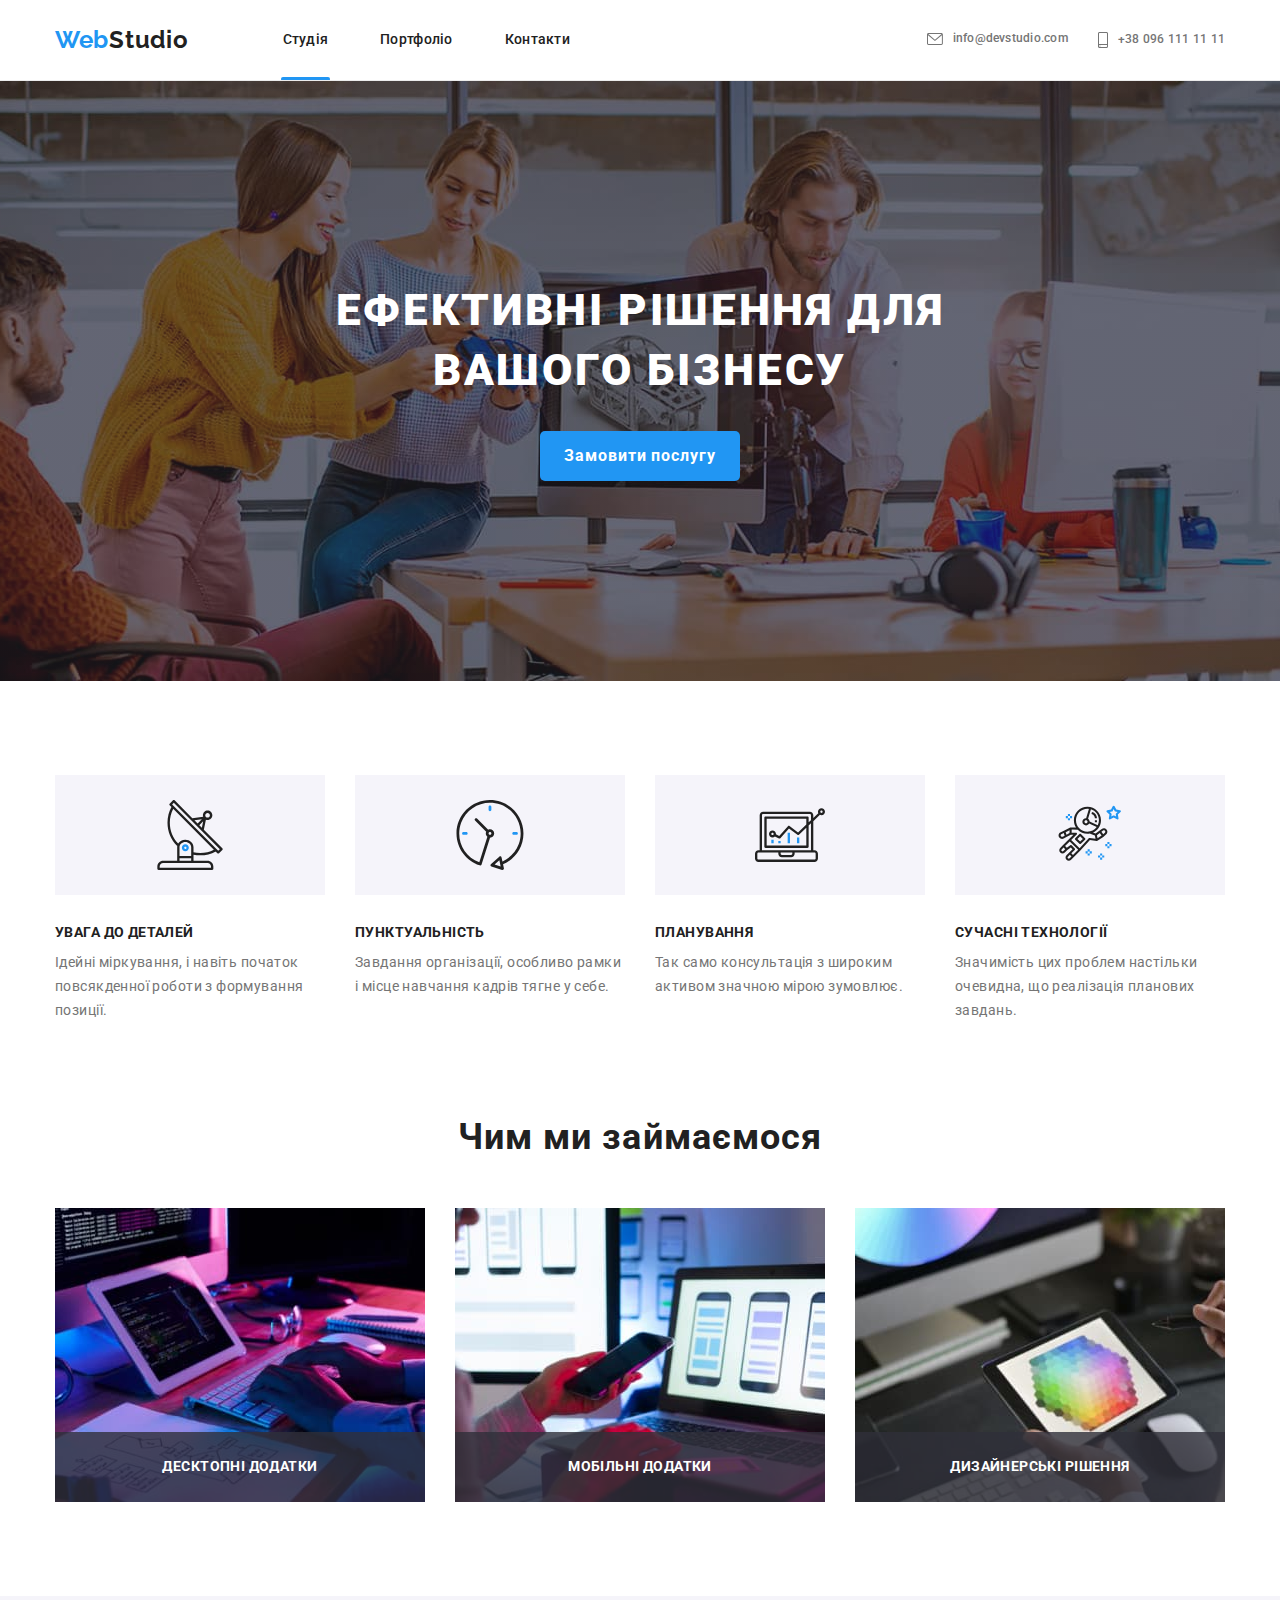
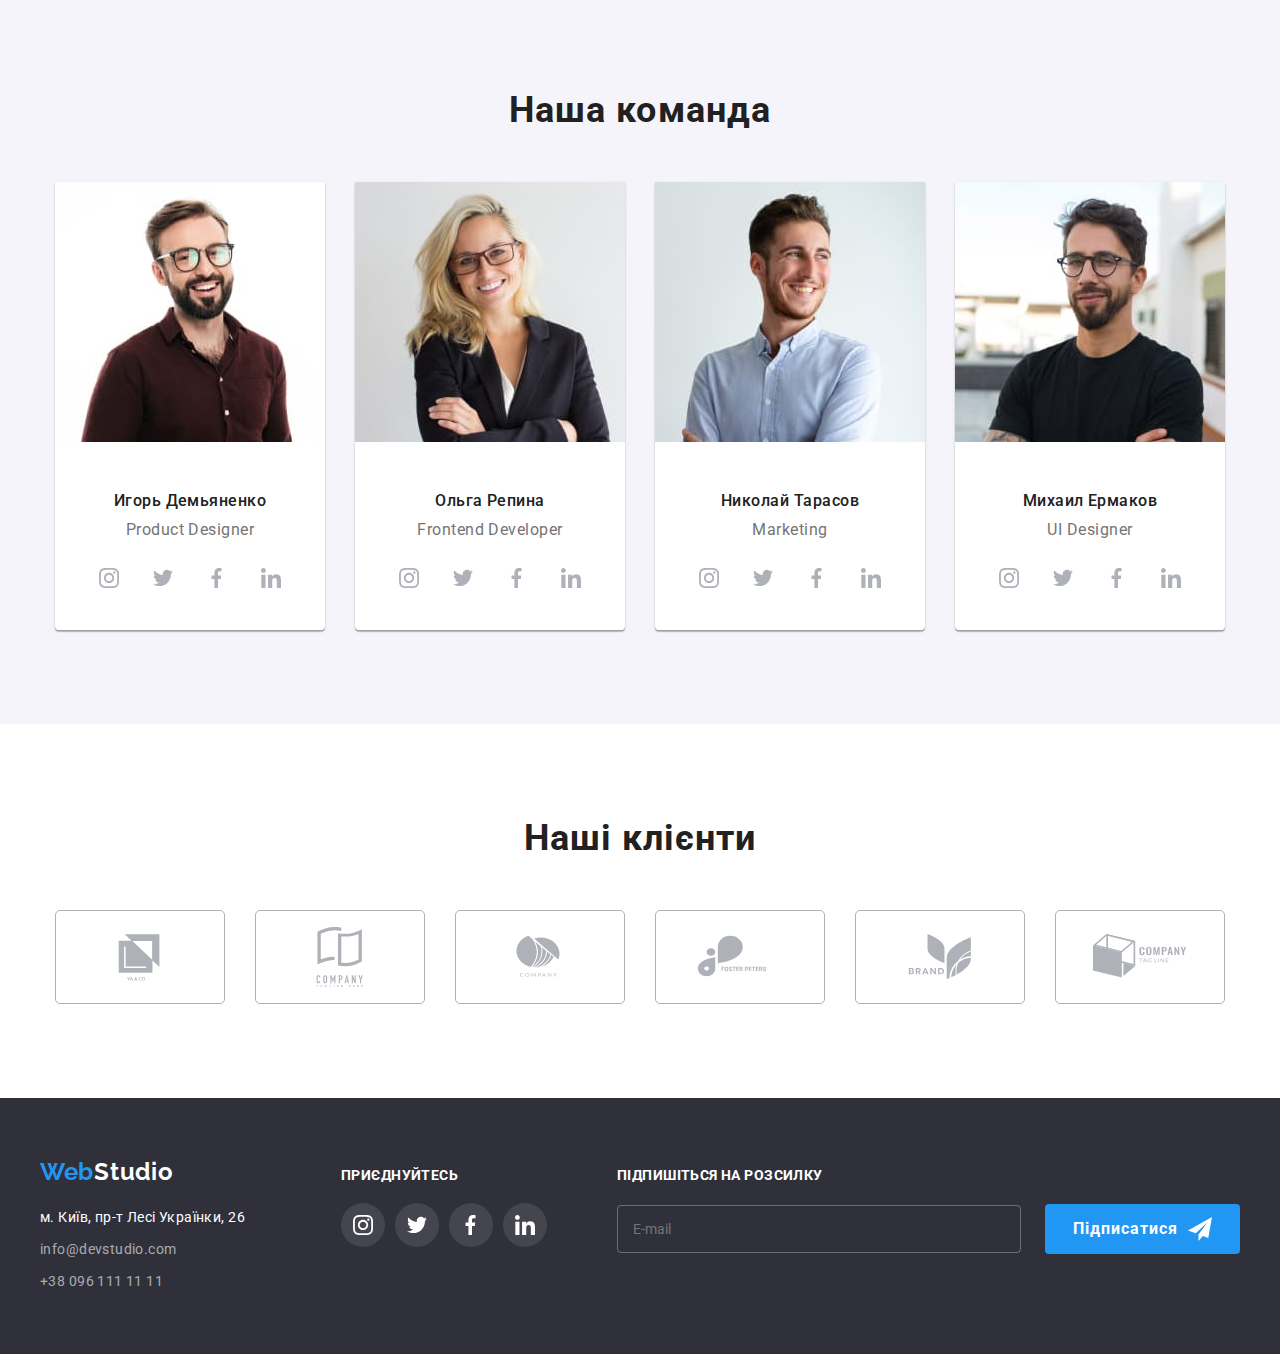
<file: index.html>
<!DOCTYPE html>
<html lang="uk">
<head>
    <meta charset="UTF-8">
    <meta http-equiv="X-UA-Compatible" content="IE=edge">
    <meta name="viewport" content="width=device-width, initial-scale=1.0">
    <title>Web studio</title>
    <link href="https://fonts.googleapis.com/css2?family=Raleway:wght@700&family=Roboto:wght@400;500;700;900&display=swap" rel="stylesheet">
    <link rel="stylesheet" href="https://cdnjs.cloudflare.com/ajax/libs/modern-normalize/1.1.0/modern-normalize.min.css">
    <link rel="stylesheet" href="./css/main.min.css">
</head>
<body>
    <header class="header">
        <div class="container header__container">
            <a href="index.html" class="logo link">Web<span>Studio</span></a>
            <nav class="navigation">
                <ul class="navigation__list">
                    <li class="navigation__item list">
                        <a href="index.html" class="navigation__link current link">Студія</a>
                    </li>
                    <li class="navigation__item list">
                        <a href="portfolio.html" class="navigation__link link">Портфоліо</a>
                    </li>
                    <li class="navigation__item list">
                        <a href="" class="navigation__link link">Контакти</a>
                    </li>
                </ul>
            </nav>
            <div class="connect">
                <ul class="connect__list list">
                    <li class="connect__item">
                        <a class="connect__mail link"  href="mailto:info@devstudio.com">
                        <svg class="connect__icon" width="16" height="12">
                        <use href="./images/symbol-defs.svg#envelope-hover"></use>
                    </svg>info@devstudio.com</a>
                    </li>
                    <li class="connect__item"><a class="connect__phone link"  href="tel:+380961111111">
                        <svg class="connect__icon" width="10" height="16">
                        <use href="./images/symbol-defs.svg#smartphone"></use>
                    </svg>+38 096 111 11 11</a></li>
                </ul>
            </div>
            <button type="button" class="mobile__button"> <svg class="mobile__icon" width="40" height="40">
                <use href="./images/symbol-defs.svg#icon-burger" ></use> </svg> </button>
        </div>
    </header>
    <div class="mobile is-hiddenn ">
        <button class="mobile__button-close" type="button"> <svg class="mobile__icon-close" width="19" height="19">
            <use href="./images/symbol-defs.svg#icon-cancel"></use></svg> </button>
        <nav class="mobile__nav">
            <ul class="mobile__nav-list">
                <li class="mobile__nav-item list">
                    <a href="index.html" class="mobile__nav-link link">Студія</a>
                </li>
                <li class="mobile__nav-item list">
                    <a href="portfolio.html" class="mobile__nav-link link">Портфоліо</a>
                </li>
                <li class="mobile__nav-item list">
                    <a href="" class="mobile__nav-link link">Контакти</a>
                </li>
            </ul>
        </nav>
        <div>
            <div class="mobile__connect">
                <ul class="mobile__connect-list list">
                    <li class="mobile__connect-item">
                        <a class="mobile__connect-mail link"  href="mailto:info@devstudio.com">info@devstudio.com</a>
                    </li>
                    <li class="mobile__connect-item">
                        <a class="mobile__connect-phone link"  href="tel:+380961111111">+38 096 111 11 11</a></li>
                </ul>
            </div>
            <div class="mobile__social">
                <ul class="mobile__social-list list">
                    <li class="mobile__social-item" ><a class="mobile__social-link link" target="_blank" rel="noopener noreferrer nofollow" href="https://www.instagram.com">instagram</a></li>
                    <li class="mobile__social-item" ><a class="mobile__social-link link" target="_blank" rel="noopener noreferrer nofollow" href="https://www.twitter.com">Twitter</a></li>
                    <li class="mobile__social-item" ><a class="mobile__social-link link" target="_blank" rel="noopener noreferrer nofollow" href="https://www.facebook.com">Facebook</a></li>
                    <li class="mobile__social-item" ><a class="mobile__social-link link" target="_blank" rel="noopener noreferrer nofollow" href="https://www.linkedin.com">LinkedIn</a></li>
                </ul>
            </div>
        </div>
        
</div>
    <main>
        <section class="section hero">
            <div class="container">
                <h1 class="hero__title">Ефективні рішення для вашого бізнесу</h1>
                <button class="button button__hero" type="button" data-modal-open>Замовити послугу</button>
            </div>
        </section>
        <section class="section about">
           <div class="container">
            <h2 class="visually-hidden">Про нас</h2>
            <ul class="about__list">
                <li class="about__item list">
                    <div class="about__background">
                        <svg class="about__icon"> <use href="./images/symbol-defs.svg#antenna"></use></svg>
                    </div>
                    <h3 class="about__title">УВАГА ДО ДЕТАЛЕЙ</h3>
                    <p>Ідейні міркування, і навіть початок повсякденної роботи з формування позиції.</p>
                </li>
                <li class="about__item list">
                    <div class="about__background">
                        <svg class="about__icon"> <use href="./images/symbol-defs.svg#clock"></use></svg>
                    </div>
                    <h3 class="about__title">ПУНКТУАЛЬНІСТЬ</h3>
                    <p>Завдання організації, особливо рамки і місце навчання кадрів тягне у себе.</p>
                </li>
                <li class="about__item list">
                    <div class="about__background">
                        <svg class="about__icon"> <use href="./images/symbol-defs.svg#diagram"></use></svg>
                    </div>
                    <h3 class="about__title">ПЛАНУВАННЯ</h3>
                    <p>Так само консультація з широким активом значною мірою зумовлює.</p>
                </li>
                <li class="about__item list">
                    <div class="about__background">
                        <svg class="about__icon"> <use href="./images/symbol-defs.svg#astronaut"></use></svg>
                    </div>
                    <h3 class="about__title">СУЧАСНІ ТЕХНОЛОГІЇ</h3>
                    <p>Значимість цих проблем настільки очевидна, що реалізація планових завдань.</p>
                </li>
            </ul>
           </div>
        </section>
        <section class="section work">
            <div class="container">
                <h2 class="work__title section__title">Чим ми займаємося</h2>
            <ul class="work__list">
                <li class="work__item list">
                    <picture>
                        <source
                        srcset="
                        ./images/img1-desktop.jpg 1x,
                        ./images/img1-desktop@2x.jpg 2x
                        "
                        media="(min-width:1200px)"
                        />
                        <img src="./images/box1.jpg" alt="Десктопні додатки" width="370" height="294"> 
                    </picture>
                    <div class="work__subscription">Десктопні додатки</div> 
                </li>
                <li class="work__item list">
                   <picture>
                    <source
                    srcset="
                    ./images/img2-desktop.jpg 1x,
                    ./images/img2-desktop@2x.jpg 2x
                    "
                    media="(min-width:1200px)"
                    />
                    <img src="./images/box2.jpg" alt="Мобільні додатки" width="370" height="294"> 
                   </picture>
                    <div class="work__subscription">Мобільні додатки</div> 
                </li>
                <li class="work__item list">
                    <picture>
                        <source
                            srcset="
                            ./images/img3-desktop.jpg 1x,
                            ./images/img3-desktop@2x.jpg 2x
                            "
                            media="(min-width:1200px)"
                            />
                        <img src="./images/box3.jpg" alt="Дизайнерські рішення" width="370" height="294"> 
                    </picture>
                    <div class="work__subscription">Дизайнерські рішення</div> 
                </li>
            </ul>
            </div>
        </section>
        <section class="section team">
            <div class="container">
            <h2 class="team__title section__title">Наша команда</h2>
            <ul class="team__list">
                <li class="team__item list">

                   <picture>
                    <source
                    srcset="
                    ./images/ihordemianenko-desktop.jpg 1x,
                    ./images/ihordemianenko-desktop@2x.jpg 2x
                    "
                    media="(min-width:1200px)"
                    />
                    <source
                    srcset="
                    ./images/ihordemianenko-tablet.jpg 1x,
                    ./images/ihordemianenko-tablet@2x.jpg 2x
                    "
                    media="(min-width:768px)"
                    />
                    <source
                    srcset="
                    ./images/ihordemianenko-mob.jpg 1x,
                    ./images/ihordemianenko-mob@2x.jpg 2x
                    "
                    media="(max-width:767px)"
                    />
                    <img src="./images/img-1.jpg" alt="Игорь Демьяненко" width="270">
                   </picture>
                    <h3 class="team__user">Игорь Демьяненко</h3>
                    <p class="team__text">Product Designer</p>
                    <div class="social">
                        <ul class="social__list list">
                            <li class="social__item">
                                <a class="social__link link" href="">
                                        <svg class="social__icon" width="20" height="20">
                                            <use href="./images/symbol-defs.svg#instagram"></use>
                                    </svg>
                                </a>
                            </li>
                            <li class="social__item">
                                <a class="social__link link" href="">
                                        <svg class="social__icon" width="20" height="20">
                                            <use href="./images/symbol-defs.svg#twitter"></use>
                                    </svg>
                                </a>
                            </li>
                            <li class="social__item">
                                <a class="social__link link" href="">
                                        <svg class="social__icon" width="20" height="20">
                                            <use href="./images/symbol-defs.svg#facebook"></use>
                                    </svg>
                                </a>
                            </li>
                            <li class="social__item">
                                <a class="social__link link" href="">
                                        <svg class="social__icon" width="20" height="20">
                                            <use href="./images/symbol-defs.svg#linkedin"></use>
                                    </svg>
                                </a>
                            </li>
                        </ul>
                    </div>
                </li>
                <li class="team__item list">
                    <picture>
                        <source
                    srcset="
                    ./images/olhariepina-desktop.jpg 1x,
                    ./images/olhariepina-desktop@2x.jpg 2x
                    "
                    media="(min-width:1200px)"
                    />
                    <source
                    srcset="
                    ./images/olhariepina-tablet.jpg 1x,
                    ./images/olhariepina-tablet@2x.jpg 2x
                    "
                    media="(min-width:768px)"
                    />
                    <source
                    srcset="
                    ./images/olhariepina-mob.jpg 1x,
                    ./images/olhariepina-mob@2x.jpg 2x
                    "
                    media="(max-width:767px)"
                    />
                        <img src="./images/img-2.jpg" alt="Ольга Репина" width="270">
                    </picture>
                    <h3 class="team__user">Ольга Репина</h3>
                    <p class="team__text">Frontend Developer</p>
                    <div class="social">
                        <ul class="social__list list">
                            <li class="social__item">
                                <a class="social__link link" href="">
                                        <svg class="social__icon" width="20" height="20">
                                            <use href="./images/symbol-defs.svg#instagram"></use>
                                    </svg>
                                </a>
                            </li>
                            <li class="social__item">
                                <a class="social__link link" href="">
                                        <svg class="social__icon" width="20" height="20">
                                            <use href="./images/symbol-defs.svg#twitter"></use>
                                    </svg>
                                </a>
                            </li>
                            <li class="social__item">
                                <a class="social__link link" href="">
                                        <svg class="social__icon" width="20" height="20">
                                            <use href="./images/symbol-defs.svg#facebook"></use>
                                    </svg>
                                </a>
                            </li>
                            <li class="social__item">
                                <a class="social__link link" href="">
                                        <svg class="social__icon" width="20" height="20">
                                            <use href="./images/symbol-defs.svg#linkedin"></use>
                                    </svg>
                                </a>
                            </li>
                        </ul>
                    </div>
                </li>
                <li class="team__item list">
                    <picture>
                        <source
                    srcset="
                    ./images/mykolatarasov-desktop.jpg 1x,
                    ./images/mykolatarasov-desktop@2x.jpg 2x
                    "
                    media="(min-width:1200px)"
                    />
                    <source
                    srcset="
                    ./images/mykolatarasov-tablet.jpg 1x,
                    ./images/mykolatarasov-tablet@2x.jpg 2x
                    "
                    media="(min-width:768px)"
                    />
                    <source
                    srcset="
                    ./images/mykolatarasov-mob.jpg 1x,
                    ./images/mykolatarasov-mob@2x.jpg 2x
                    "
                    media="(max-width:767px)"
                    />
                        <img src="./images/img-3.jpg" alt="Николай Тарасов" width="270">
                    </picture>
                    <h3 class="team__user">Николай Тарасов</h3>
                    <p class="team__text">Marketing</p>
                    <div class="social">
                        <ul class="social__list list">
                            <li class="social__item">
                                <a class="social__link link" href="">
                                        <svg class="social__icon" width="20" height="20">
                                            <use href="./images/symbol-defs.svg#instagram"></use>
                                    </svg>
                                </a>
                            </li>
                            <li class="social__item">
                                <a class="social__link link" href="">
                                        <svg class="social__icon" width="20" height="20">
                                            <use href="./images/symbol-defs.svg#twitter"></use>
                                    </svg>
                                </a>
                            </li>
                            <li class="social__item">
                                <a class="social__link link" href="">
                                        <svg class="social__icon" width="20" height="20">
                                            <use href="./images/symbol-defs.svg#facebook"></use>
                                    </svg>
                                </a>
                            </li>
                            <li class="social__item">
                                <a class="social__link link" href="">
                                        <svg class="social__icon" width="20" height="20">
                                            <use href="./images/symbol-defs.svg#linkedin"></use>
                                    </svg>
                                </a>
                            </li>
                        </ul>
                    </div>
                </li>
                <li class="team__item list">
                    <picture>
                        <source
                        srcset="
                        ./images/mykhailoyermakov-desktop.jpg 1x,
                        ./images/mykhailoyermakov-desktop@2x.jpg 2x
                        "
                        media="(min-width:1200px)"
                        />
                        <source
                        srcset="
                        ./images/mykhailoyermakov-tablet.jpg 1x,
                        ./images/mykhailoyermakov-tablet@2x.jpg 2x
                        "
                        media="(min-width:768px)"
                        />
                        <source
                        srcset="
                        ./images/mykhailoyermakov-mob.jpg 1x,
                        ./images/mykhailoyermakov-mob@2x.jpg 2x
                        "
                        media="(max-width:767px)"
                        />
                        <img src="./images/img-4.jpg" alt="Михаил Ермаков" width="270" >
                    </picture>
                    <h3 class="team__user">Михаил Ермаков</h3>
                    <p class="team__text">UI Designer</p>
                    <div class="social">
                        <ul class="social__list list">
                            <li class="social__item">
                                <a class="social__link link" href="">
                                        <svg class="social__icon" width="20" height="20">
                                            <use href="./images/symbol-defs.svg#instagram"></use>
                                    </svg>
                                </a>
                            </li>
                            <li class="social__item">
                                <a class="social__link link" href="">
                                        <svg class="social__icon" width="20" height="20">
                                            <use href="./images/symbol-defs.svg#twitter"></use>
                                    </svg>
                                </a>
                            </li>
                            <li class="social__item">
                                <a class="social__link link" href="">
                                        <svg class="social__icon" width="20" height="20">
                                            <use href="./images/symbol-defs.svg#facebook"></use>
                                    </svg>
                                </a>
                            </li>
                            <li class="social__item">
                                <a class="social__link link" href="">
                                        <svg class="social__icon" width="20" height="20">
                                            <use href="./images/symbol-defs.svg#linkedin"></use>
                                    </svg>
                                </a>
                            </li>
                        </ul>
                    </div>
                </li>
                </ul>
            </div>
            </section>
           
    <section class="section client">
           <div class="container">
            <h2 class="section__title client__title">Наші клієнти</h2>
            <ul class="client__list">
                <li class="client__item list">
                    <a href="" class="client__link link">
                        <svg class="client__icon" width="106" height="60">
                            <use href="./images/symbol-defs.svg#logo"></use>
                        </svg>
                    </a>
                </li>
                <li class="client__item list">
                    <a href="" class="client__link link">
                        <svg class="client__icon" width="106" height="60">
                            <use href="./images/symbol-defs.svg#group"></use>
                        </svg>
                    </a>
                </li>
                <li class="client__item list">
                    <a href="" class="client__link link">
                        <svg class="client__icon" width="106" height="60">
                            <use href="./images/symbol-defs.svg#logo-2"></use>
                        </svg>
                    </a>
                </li>
                <li class="client__item list">
                    <a href="" class="client__link link">
                        <svg class="client__icon" width="106" height="60">
                            <use href="./images/symbol-defs.svg#logo-3"></use>
                        </svg>
                    </a>
                </li>
                <li class="client__item list">
                    <a href="" class="client__link link">
                        <svg class="client__icon" width="106" height="60">
                            <use href="./images/symbol-defs.svg#logo-4"></use>
                        </svg>
                    </a>
                </li>
                <li class="client__item list">
                    <a href="" class="client__link link">
                        <svg class="client__icon" width="106" height="60">
                            <use href="./images/symbol-defs.svg#logo-5"></use>
                        </svg>
                    </a>
                </li>
            </ul>
           </div>
        </section>
    </main>
    <footer class="footer">
        <div class="container footer__container">
            <div class="footer__connect-item">
                    <a href="index.html" class="logo logo--light link">Web<span >Studio</span></a>
                <address>
                   <ul class="footer__addres">
                    <li class="footer__addres-item list"><a class="footer__addres-link link" href="https://www.google.com/maps/place/Lesi+Ukrainky+Blvd,+26,+Kyiv,+02000/data=!4m2!3m1!1s0x40d4cf0e033ecbe9:0x57a4dffefec77da0?sa=X&ved=2ahUKEwj9iJGHlsv5AhVJgosKHXYeBLoQ8gF6BAgTEAE">м. Київ, пр-т Лесі Українки, 26</a></li>
                    <li class="footer__addres-item list"><a class="footer__addres-mail link" href="mailto:info@devstudio.com">info@devstudio.com</a></li>
                    <li class="footer__addres-item list"><a class="footer__addres-phone link" href="tel:+380961111111">+38 096 111 11 11</a></li>
                   </ul>
                </address>
            </div>
           <div >
            <h2 class="footer__title">приєднуйтесь</h2>
            <div class="social">
                <ul class=" social__list list">
                    <li class="social__item"> 
                        <a class="social__link social--dec link" href="">
                            <svg class="social__icon" width="20" height="20">
                                <use href="./images/symbol-defs.svg#instagram" ></use>
                            </svg>
                        </a></li>
                    <li class="social__item"> 
                        <a class="social__link social--dec link" href="">
                            <svg class="social__icon" width="20" height="20">
                                <use href="./images/symbol-defs.svg#twitter" ></use>
                            </svg>
                        </a></li>
                    <li class="social__item"> 
                        <a class="social__link social--dec link" href="">
                            <svg class="social__icon" width="20" height="20">
                                <use href="./images/symbol-defs.svg#facebook" ></use>
                            </svg>
                        </a></li>
                    <li class="social__item"> 
                        <a class="social__link social--dec link" href="">
                            <svg class="social__icon" width="20" height="20">
                                <use href="./images/symbol-defs.svg#linkedin" ></use>
                            </svg>
                        </a></li>
                </ul>
            </div>
           </div>
           <div class="follow">
            <h2 class="follow__title">Підпишіться на розсилку</h2>
                        <form class="follow__item">
                           <div class="follow__input-box">
                            <input class="follow__input" name="mail" id="mail" type="email" placeholder="E-mail">
                           </div>
                        <button  class="button button__follow" type="submit">Підписатися<svg class="follow__icon" width="24" height="24"><use href="./images/symbol-defs.svg#icon-send" ></use>
                        </svg></button>
                    </form>
        </div>
            </div>
    </footer>
   
    <div class="backdrop is-hidden" data-modal>
        <div class="modal">
            <div>
                <button class="modal__close" data-modal-close ><svg class="modal__icon-close btn"> <use href="./images/symbol-defs.svg#icon-cancel"></use> </svg></button>
            </div>
            <b class="modal-title">Залиште свої дані, ми вам передзвонимо</b>
            <form class="survey">
                    <label  class="survey__item" for="name" >Ім'я</label>
                    <span class="survey__icon-area">
                        <input 
                        class="survey__data-user" 
                        type="text"
                        name="name"
                        id="name"
                        title="Valentyn Strykalo"
                        required>
                        <svg class="survey__icon"><use href="./images/symbol-defs.svg#icon-person" ></use>
                        </svg>
                    </span>

                    <label class="survey__item" for="tel">Телефон</label>
                    <span class="survey__icon-area">
                        <input 
                        class="survey__data-user" 
                        type="tel"
                        name="tel"
                        id="tel"
                        title="+380 (99) 00 09 090"
                        required>
                        <svg class="survey__icon"><use href="./images/symbol-defs.svg#icon-phone" ></use>
                        </svg>
                    </span>

                    <label class="survey__item" for="email">Пошта</label>
                    <span class="survey__icon-area">
                        <input 
                        id="email"
                        class="survey__data-user"
                        type="email"
                        name="email"
                        title="valentyn-valentyn@mail.com"
                        required>
                        <svg class="survey__icon"><use href="./images/symbol-defs.svg#icon-email" ></use>
                        </svg>
                    </span>

                    <label class="survey__item" for="comment">Коментар</label>
                        <textarea 
                        class="survey__textarea" 
                        name="comment" 
                        id="comment"  
                        placeholder="Введіть текст"></textarea>

                    <label class="checkbox" for="policy">
                        <span class="checkbox__area"><input 
                            class="checkbox__properties" 
                            type="checkbox" 
                            name="policy" 
                            id="policy"><svg class="checkbox__icon" width="16" height="15">
                                <use href="./images/symbol-defs.svg#vector-check"></use></svg> </span>
                        Погоджуюся з розсилкою та приймаю
                        <a target="_blank" rel="noreferrer nofollow noopener" href="https://vizamarket.com/blog-o-polshe/rabota-polshu/trudovoj-dogovor-umova-zleczeniya/">Умови договору</a>
                    </label>

                <button class="btn btn-modal" type="submit">Відправити</button>
            </form>
        </div>
    </div>
<script src="./js/modal.js">
</script>
<script src="./js/menu.js"></script>
</body>
</html>
</file>
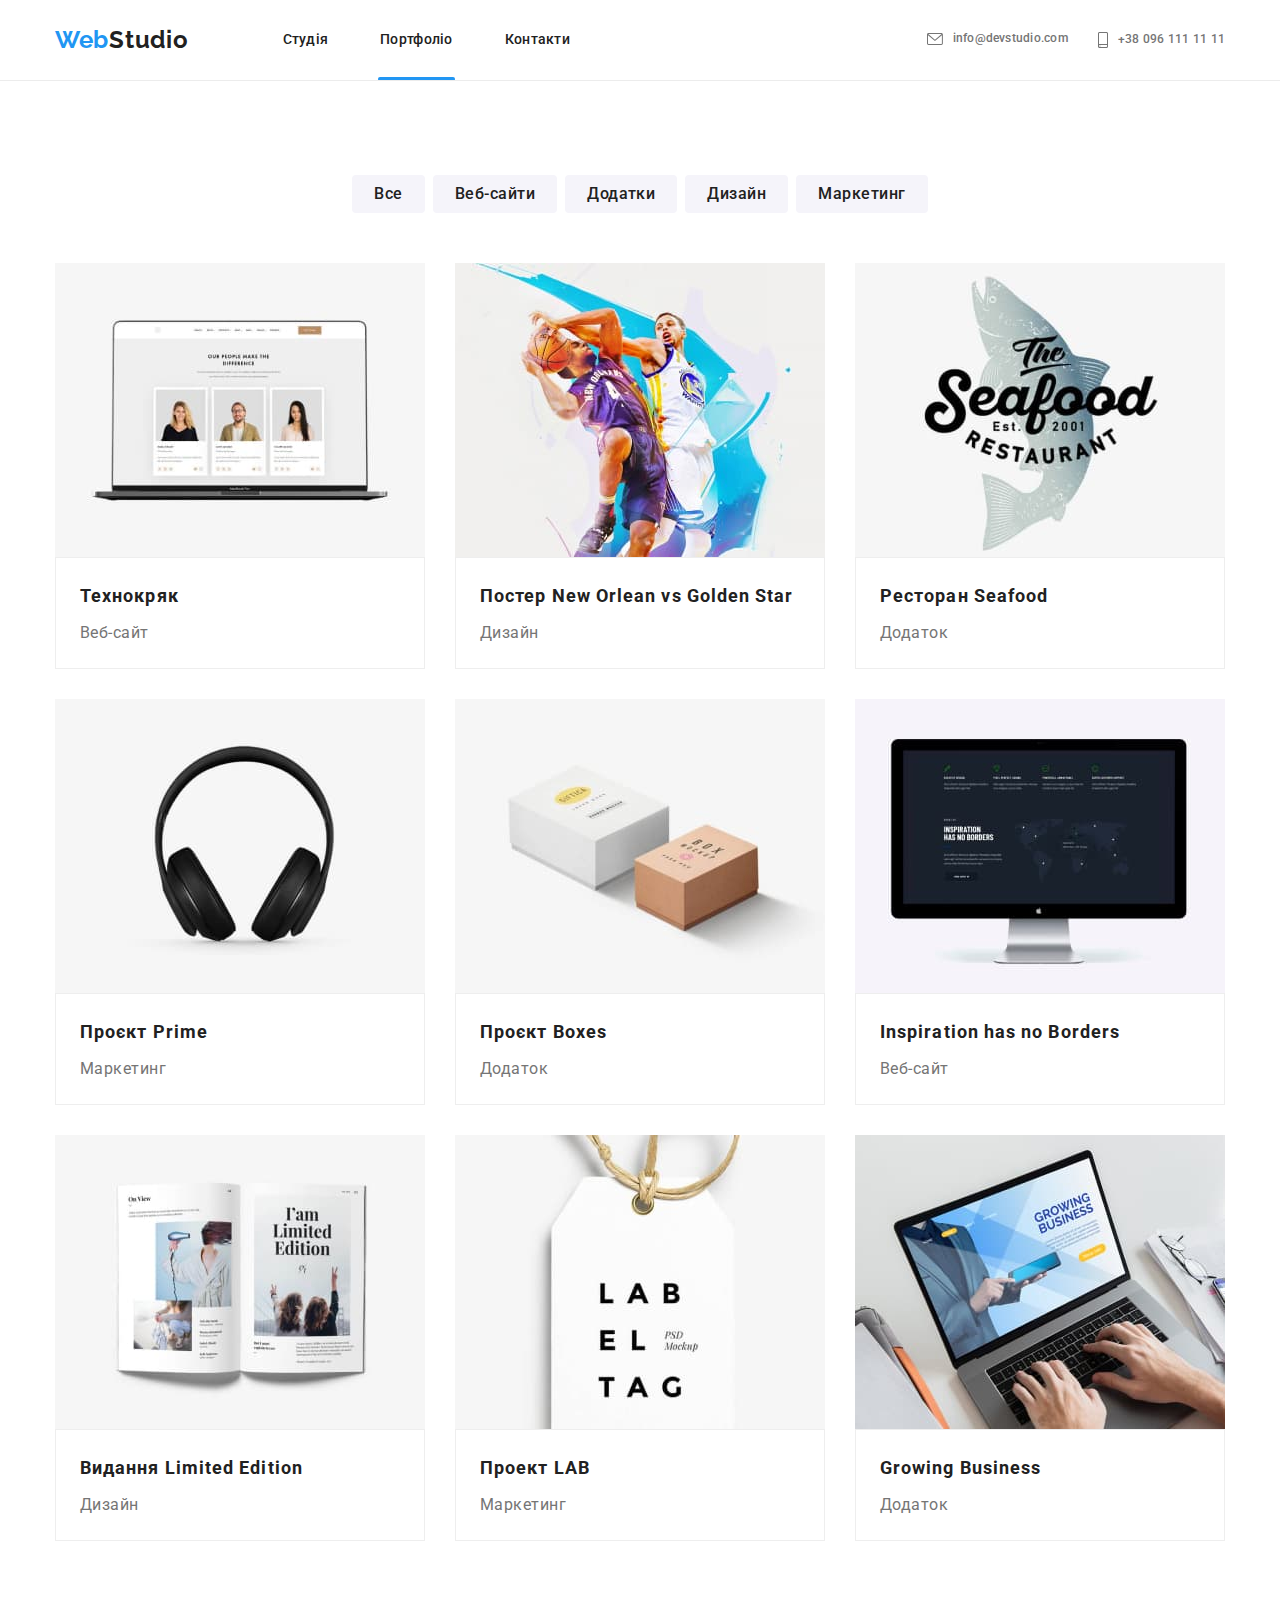
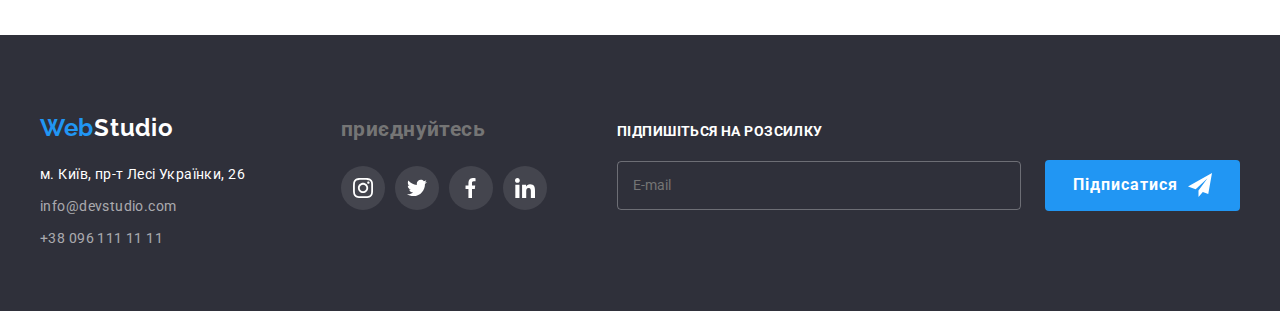
<file: portfolio.html>
<!DOCTYPE html>
<html lang="en">
<head>
    <meta charset="UTF-8">
    <meta http-equiv="X-UA-Compatible" content="IE=edge">
    <meta name="viewport" content="width=device-width, initial-scale=1.0">
    <title>Portfolio</title>
    <link href="https://fonts.googleapis.com/css2?family=Raleway:wght@700&family=Roboto:wght@400;500;700;900&display=swap" rel="stylesheet">
    <link rel="stylesheet" href="https://cdnjs.cloudflare.com/ajax/libs/modern-normalize/1.1.0/modern-normalize.min.css">
    <link rel="stylesheet" href="./css/main.min.css">
    
</head>
<body>
    <header class="header">
        <div class="container header__container">
            <a href="index.html" class="logo link">Web<span>Studio</span></a>
            <nav class="navigation">
                <ul class="navigation__list">
                    <li class="navigation__item list">
                        <a href="index.html" class="navigation__link link">Студія</a>
                    </li>
                    <li class="navigation__item list">
                        <a href="portfolio.html" class="navigation__link current link">Портфоліо</a>
                    </li>
                    <li class="navigation__item list">
                        <a href="" class="navigation__link link">Контакти</a>
                    </li>
                </ul>
            </nav>
            <div class="connect">
                <ul class="connect__list list">
                    <li class="connect__item">
                        <a class="connect__mail link"  href="mailto:info@devstudio.com">
                        <svg class="connect__icon" width="16" height="12">
                        <use href="./images/symbol-defs.svg#envelope-hover"></use>
                    </svg>info@devstudio.com</a>
                    </li>
                    <li class="connect__item"><a class="connect__phone link"  href="tel:+380961111111">
                        <svg class="connect__icon" width="10" height="16">
                        <use href="./images/symbol-defs.svg#smartphone"></use>
                    </svg>+38 096 111 11 11</a></li>
                </ul>
            </div>
            <button type="button" class="mobile__button"> <svg class="mobile__icon" width="40" height="40">
                <use href="./images/symbol-defs.svg#icon-burger" ></use> </svg> </button>
        </div>
    </header>
    <div class="mobile is-hiddenn ">
        <button class="mobile__button-close" type="button"> <svg class="mobile__icon-close" width="19" height="19">
            <use href="./images/symbol-defs.svg#icon-cancel"></use></svg> </button>
        <nav class="mobile__nav">
            <ul class="mobile__nav-list">
                <li class="mobile__nav-item list">
                    <a href="index.html" class="mobile__nav-link link">Студія</a>
                </li>
                <li class="mobile__nav-item list">
                    <a href="portfolio.html" class="mobile__nav-link link">Портфоліо</a>
                </li>
                <li class="mobile__nav-item list">
                    <a href="" class="mobile__nav-link link">Контакти</a>
                </li>
            </ul>
        </nav>
        <div>
            <div class="mobile__connect">
                <ul class="mobile__connect-list list">
                    <li class="mobile__connect-item">
                        <a class="mobile__connect-mail link"  href="mailto:info@devstudio.com">info@devstudio.com</a>
                    </li>
                    <li class="mobile__connect-item">
                        <a class="mobile__connect-phone link"  href="tel:+380961111111">+38 096 111 11 11</a></li>
                </ul>
            </div>
            <div class="mobile__social">
                <ul class="mobile__social-list list">
                    <li class="mobile__social-item" ><a class="mobile__social-link link" target="_blank" rel="noopener noreferrer nofollow" href="https://www.instagram.com">instagram</a></li>
                    <li class="mobile__social-item" ><a class="mobile__social-link link" target="_blank" rel="noopener noreferrer nofollow" href="https://www.twitter.com">Twitter</a></li>
                    <li class="mobile__social-item" ><a class="mobile__social-link link" target="_blank" rel="noopener noreferrer nofollow" href="https://www.facebook.com">Facebook</a></li>
                    <li class="mobile__social-item" ><a class="mobile__social-link link" target="_blank" rel="noopener noreferrer nofollow" href="https://www.linkedin.com">LinkedIn</a></li>
                </ul>
            </div>
        </div>
        
</div>
    <main>
        <section class="section portfolio">
            <div class="container">
                <h2 class="visually-hidden">Портфоліо</h2>
            <ul class="portfolio__list">
                <div class="portfolio__buttons list">
                    <li>
                        <button class="button button__portfolio" type="button">Все</button>
                    </li>
                    <li>
                        <button class="button button__portfolio" type="button">Веб-сайти</button>
                    </li>
                    <li>
                        <button class="button button__portfolio" type="button">Додатки</button>
                    </li>
                    <li>
                        <button class="button button__portfolio" type="button">Дизайн</button>
                    </li>
                    <li>
                        <button class="button button__portfolio" type="button">Маркетинг</button>
                    </li>
                </div>
                <div class="portfolio__positioning list">
                    <li class="portfolio__item">
                        <a class="portfolio__link link" href="">
                            <div class="portfolio__thumb ">
                                <picture>
                                <source
                                            srcset="
                                            ./images/technokryak-desktop.jpg 1x,
                                            ./images/technokryak-desktop@2x.jpg 2x
                                            "
                                            media="(min-width:1200px)"
                                            />
                                            <source
                                            srcset="
                                            ./images/technokryak-tablet.jpg 1x,
                                            ./images/technokryak-tablet@2x.jpg 2x
                                            "
                                            media="(min-width:768px)"
                                            />
                                            <source
                                            srcset="
                                            ./images/technokryak-mob.jpg 1x,
                                            ./images/technokryak-mob@2x.jpg 2x
                                            "
                                            media="(max-width:767px)"
                                            />
                                        
                                        <img src="./images/portfolio1.jpg" alt="Технокряк" width="370">
                                    </picture>
                                
                                <div class="portfolio__thumb-text">
                                    <p>Ресурс пропонує комплексні пропозиції з різним рівнем функціоналу та сервісів. Все це дозволить відвідувачу отримати вичерпні відомості про компанію чи приватну особу.</p>
                                </div>
                            </div>
                        <div class="portfolio__item-description">
                            <h3 class="portfolio__item-title" >Технокряк</h3>
                        <p class="portfolio__item-text">Веб-сайт</p>
                        </div>
                        </a>
                    </li>
                    <li class="portfolio__item">
                        <a class="portfolio__link link" href="">
                            <div class="portfolio__thumb">
                                <picture>
                                    <source
                                        srcset="
                                        ./images/neworlean-desktop.jpg 1x,
                                        ./images/neworlean-desktop@2x.jpg 2x
                                        "
                                        media="(min-width:1200px)"
                                        />
                                        <source
                                        srcset="
                                        ./images/neworlean-tablet.jpg 1x,
                                        ./images/neworlean-tablet@2x.jpg 2x
                                        "
                                        media="(min-width:768px)"
                                        />
                                        <source
                                        srcset="
                                        ./images/neworlean-mob.jpg 1x,
                                        ./images/neworlean-mob@2x.jpg 2x
                                        "
                                        media="(max-width:767px)"
                                        />
                                        
                                    <img src="./images/portfolio2.jpg" alt="Постер New Orlean vs Golden Star" width="370">
                                </picture>
                                
                            <div class="portfolio__thumb-text">
                                <p>Ресурс пропонує комплексні пропозиції з різним рівнем функціоналу та сервісів. Все це дозволить відвідувачу отримати вичерпні відомості про компанію чи приватну особу.</p>
                            </div>
                            </div>
                        <div class="portfolio__item-description">
                            <h3 class="portfolio__item-title" >Постер New Orlean vs Golden Star</h3>
                        <p class="portfolio__item-text">Дизайн</p>
                        </div>
                        </a>
                    </li>
                    <li class="portfolio__item">
                        <a class="portfolio__link link" href="">
                            <div class="portfolio__thumb">
                                <picture>
                                    <source
                                    srcset="
                                    ./images/seafood-desktop.jpg 1x,
                                    ./images/seafood-desktop@2x.jpg 2x
                                    "
                                    media="(min-width:1200px)"
                                    />
                                    <source
                                    srcset="
                                    ./images/seafood-tablet.jpg 1x,
                                    ./images/seafood-tablet@2x.jpg 2x
                                    "
                                    media="(min-width:768px)"
                                    />
                                    <source
                                    srcset="
                                    ./images/seafood-mob.jpg 1x,
                                    ./images/seafood-mob@2x.jpg 2x
                                    "
                                    media="(max-width:767px)"
                                    />
                                    <img src="./images/portfolio3.jpg" alt="Ресторан Seafood" width="370">
                                </picture>
                            <div class="portfolio__thumb-text">
                                <p>Ресурс пропонує комплексні пропозиції з різним рівнем функціоналу та сервісів. Все це дозволить відвідувачу отримати вичерпні відомості про компанію чи приватну особу.</p>
                            </div>
                            </div>
                        <div class="portfolio__item-description">
                            <h3 class="portfolio__item-title" >Ресторан Seafood</h3>
                        <p class="portfolio__item-text">Додаток</p>
                        </div>
                        </a>
                    </li>
                    <li class="portfolio__item">
                        <a class="portfolio__link link" href="">
                            <div class="portfolio__thumb">
                                <picture>
                                    <source
                                    srcset="
                                    ./images/prime-desktop.jpg 1x,
                                    ./images/prime-desktop@2x.jpg 2x
                                    "
                                    media="(min-width:1200px)"
                                    />
                                    <source
                                    srcset="
                                    ./images/prime-tablet.jpg 1x,
                                    ./images/prime-tablet@2x.jpg 2x
                                    "
                                    media="(min-width:768px)"
                                    />
                                    <source
                                    srcset="
                                    ./images/prime-mob.jpg 1x,
                                    ./images/prime-mob@2x.jpg 2x
                                    "
                                    media="(max-width:767px)"
                                    />
                                    <img src="./images/portfolio4.jpg" alt="Проєкт Prime" width="370">
                                </picture>
                            <div class="portfolio__thumb-text">
                                <p>Ресурс пропонує комплексні пропозиції з різним рівнем функціоналу та сервісів. Все це дозволить відвідувачу отримати вичерпні відомості про компанію чи приватну особу.</p>
                            </div>
                            </div>
                        <div class="portfolio__item-description">
                            <h3 class="portfolio__item-title" >Проєкт Prime</h3>
                        <p class="portfolio__item-text">Маркетинг</p>
                        </div>
                        </a>
                    </li>
                    <li class="portfolio__item">
                        <a class="portfolio__link link" href="">
                            <div class="portfolio__thumb">
                                <picture>
                                    <source
                                    srcset="
                                    ./images/boxes-desktop.jpg 1x,
                                    ./images/boxes-desktop@2x.jpg 2x
                                    "
                                    media="(min-width:1200px)"
                                    />
                                    <source
                                    srcset="
                                    ./images/boxes-tablet.jpg 1x,
                                    ./images/boxes-tablet@2x.jpg 2x
                                    "
                                    media="(min-width:768px)"
                                    />
                                    <source
                                    srcset="
                                    ./images/boxes-mob.jpg 1x,
                                    ./images/boxes-mob@2x.jpg 2x
                                    "
                                    media="(max-width:767px)"
                                    />
                                    <img src="./images/portfolio5.jpg" alt="Проєкт Boxes" width="370">
                                </picture>
                            <div class="portfolio__thumb-text">
                                <p>Ресурс пропонує комплексні пропозиції з різним рівнем функціоналу та сервісів. Все це дозволить відвідувачу отримати вичерпні відомості про компанію чи приватну особу.</p>
                            </div>
                            </div>
                        <div class="portfolio__item-description">
                            <h3 class="portfolio__item-title" >Проєкт Boxes</h3>
                        <p class="portfolio__item-text">Додаток</p>
                        </div>
                        </a>
                    </li>
                    <li class="portfolio__item">
                        <a class="portfolio__link link" href="">
                            <div class="portfolio__thumb">
                                <picture>
                                    <source
                                    srcset="
                                    ./images/inspiration-desktop.jpg 1x,
                                    ./images/inspiration-desktop@2x.jpg 2x
                                    "
                                    media="(min-width:1200px)"
                                    />
                                    <source
                                    srcset="
                                    ./images/inspiration-tablet.jpg 1x,
                                    ./images/inspiration-tablet@2x.jpg 2x
                                    "
                                    media="(min-width:768px)"
                                    />
                                    <source
                                    srcset="
                                    ./images/inspiration-mob.jpg 1x,
                                    ./images/inspiration-mob@2x.jpg 2x
                                    "
                                    media="(max-width:767px)"
                                    />
                                    <img src="./images/portfolio6.jpg" alt="Inspiration has no Borders" width="370">
                                </picture>
                            <div class="portfolio__thumb-text">
                                <p>Ресурс пропонує комплексні пропозиції з різним рівнем функціоналу та сервісів. Все це дозволить відвідувачу отримати вичерпні відомості про компанію чи приватну особу.</p>
                            </div>
                            </div>
                        <div class="portfolio__item-description">
                            <h3 class="portfolio__item-title" >Inspiration has no Borders</h3>
                        <p class="portfolio__item-text">Веб-сайт</p>
                        </div>
                        </a>
                    </li>
                    <li class="portfolio__item">
                        <a class="portfolio__link link" href="">
                            <div class="portfolio__thumb">
                               <picture>
                                <source
                                srcset="
                                ./images/limitededition-desktop.jpg 1x,
                                ./images/limitededition-desktop@2x.jpg 2x
                                "
                                media="(min-width:1200px)"
                                />
                                <source
                                srcset="
                                ./images/limitededition-tablet.jpg 1x,
                                ./images/limitededition-tablet@2x.jpg 2x
                                "
                                media="(min-width:768px)"
                                />
                                <source
                                srcset="
                                ./images/limitededition-mob.jpg 1x,
                                ./images/limitededition-mob@2x.jpg 2x
                                "
                                media="(max-width:767px)"
                                />
                                <img src="./images/portfolio7.jpg" alt="Видання Limited Edition" width="370">
                               </picture>
                            <div class="portfolio__thumb-text">
                                <p>Ресурс пропонує комплексні пропозиції з різним рівнем функціоналу та сервісів. Все це дозволить відвідувачу отримати вичерпні відомості про компанію чи приватну особу.</p>
                            </div>
                            </div>
                        <div class="portfolio__item-description">
                            <h3 class="portfolio__item-title" >Видання Limited Edition</h3>
                        <p class="portfolio__item-text">Дизайн</p>
                        </div>
                        </a>
                    </li>
                    <li class="portfolio__item">
                        <a class="portfolio__link link" href="">
                            <div class="portfolio__thumb">
                                <picture>
                                    <source
                                srcset="
                                ./images/lab-desktop.jpg 1x,
                                ./images/lab-desktop@2x.jpg 2x
                                "
                                media="(min-width:1200px)"
                                />
                                <source
                                srcset="
                                ./images/lab-tablet.jpg 1x,
                                ./images/lab-tablet@2x.jpg 2x
                                "
                                media="(min-width:768px)"
                                />
                                <source
                                srcset="
                                ./images/lab-mob.jpg 1x,
                                ./images/lab-mob@2x.jpg 2x
                                "
                                media="(max-width:767px)"
                                />
                                    <img src="./images/portfolio8.jpg" alt="Проект LAB" width="370">
                                </picture>
                            <div class="portfolio__thumb-text">
                                <p>Ресурс пропонує комплексні пропозиції з різним рівнем функціоналу та сервісів. Все це дозволить відвідувачу отримати вичерпні відомості про компанію чи приватну особу.</p>
                            </div>
                            </div>
                        <div class="portfolio__item-description">
                            <h3 class="portfolio__item-title" >Проект LAB</h3>
                        <p class="portfolio__item-text">Маркетинг</p>
                        </div>
                        </a>
                    </li>
                    <li class="portfolio__item">
                        <a class="portfolio__link link" href="">
                            <div class="portfolio__thumb">
                                    <picture>
                                        <source
                                        srcset="
                                        ./images/growingbusiness-desktop.jpg 1x,
                                        ./images/growingbusiness-desktop@2x.jpg 2x
                                        "
                                        media="(min-width:1200px)"
                                        />
                                        <source
                                        srcset="
                                        ./images/growingbusiness-tablet.jpg 1x,
                                        ./images/growingbusiness-tablet@2x.jpg 2x
                                        "
                                        media="(min-width:768px)"
                                        />
                                        <source
                                        srcset="
                                        ./images/growingbusiness-mob.jpg 1x,
                                        ./images/growingbusiness-mob@2x.jpg 2x
                                        "
                                        media="(max-width:767px)"
                                        />

                                        <img src="./images/portfolio9.jpg" alt="Growing Business" width="370">
                                    </picture>
                                <div class="portfolio__thumb-text">
                                    <p>Ресурс пропонує комплексні пропозиції з різним рівнем функціоналу та сервісів. Все це дозволить відвідувачу отримати вичерпні відомості про компанію чи приватну особу.</p>
                                </div>
                        </div>
                        <div class="portfolio__item-description">
                            <h3 class="portfolio__item-title" >Growing Business</h3>
                        <p class="portfolio__item-text">Додаток</p>
                        </div>
                        </a> 
                    </li>
                </ul>
                </div>
            </div>
        </section>
    </main>
    <footer class="footer">
        <div class="container footer__container">
            <div class="footer__connect-item">
                    <a href="index.html" class="logo logo--light link">Web<span >Studio</span></a>
                <address>
                   <ul class="footer__addres">
                    <li class="footer__addres-item list"><a class="footer__addres-link link" href="https://www.google.com/maps/place/Lesi+Ukrainky+Blvd,+26,+Kyiv,+02000/data=!4m2!3m1!1s0x40d4cf0e033ecbe9:0x57a4dffefec77da0?sa=X&ved=2ahUKEwj9iJGHlsv5AhVJgosKHXYeBLoQ8gF6BAgTEAE">м. Київ, пр-т Лесі Українки, 26</a></li>
                    <li class="footer__addres-item list"><a class="footer__addres-mail link" href="mailto:info@devstudio.com">info@devstudio.com</a></li>
                    <li class="footer__addres-item list"><a class="footer__addres-phone link" href="tel:+380961111111">+38 096 111 11 11</a></li>
                   </ul>
                </address>
            </div>
           <div class="social__conteiner">
            <h2 class="social__title">приєднуйтесь</h2>
            <ul class="social social__list list">
                <li class="social__item list"> 
                    <a class="social__link social--dec link" href="">
                        <svg class="social__icon" width="20" height="20">
                            <use href="./images/symbol-defs.svg#instagram" ></use>
                        </svg>
                    </a></li>
                <li class="social__item list"> 
                    <a class="social__link social--dec link" href="">
                        <svg class="social__icon" width="20" height="20">
                            <use href="./images/symbol-defs.svg#twitter" ></use>
                        </svg>
                    </a></li>
                <li class="social__item list"> 
                    <a class="social__link social--dec link" href="">
                        <svg class="social__icon" width="20" height="20">
                            <use href="./images/symbol-defs.svg#facebook" ></use>
                        </svg>
                    </a></li>
                <li class="social__item list"> 
                    <a class="social__link social--dec link" href="">
                        <svg class="social__icon" width="20" height="20">
                            <use href="./images/symbol-defs.svg#linkedin" ></use>
                        </svg>
                    </a></li>
            </ul>
           </div>
           <div class="follow">
            <h2 class="follow__title">Підпишіться на розсилку</h2>
                        <form class="follow__item">
                           <div class="follow__input-box">
                            <input class="follow__input" name="mail" id="mail" type="email" placeholder="E-mail">
                           </div>
                        <button  class="button button__follow" type="submit">Підписатися<svg class="follow__icon" width="24" height="24"><use href="./images/symbol-defs.svg#icon-send" ></use>
                        </svg></button>
                    </form>
        </div>
            </div>
    </footer>
    <script src="./js/menu.js"></script>
</body>

</html>
</file>
<file: css/main.min.css>
body{font-family:"Roboto",sans-serif;font-weight:400;font-size:14px;line-height:1.71;letter-spacing:.03em}:root{--primary-text-color: #757575;--secondary-text-color: rgba(255, 255, 255, 0.6);--tytle-text-color: #212121;--accent-color: #2196f3;--primary-white-color: #ffffff;--fill-space-color: #f5f4fa;--bcg-space-color: #2f303a;--fill-icon-color: #AFB1B8;--border-check-color: rgba(117, 117, 117, 1);--border-color: rgba(33, 33, 33, 1);--placeholder-color: rgba(117, 117, 117, 0,5);--text-link-color: rgba(33, 150, 243, 1);--bg-gradient:linear-gradient(to right, rgba(47, 48, 58, 0.4), rgba(47, 48, 58, 0.4)) }html{box-sizing:border-box}*,*::before,*::after{box-sizing:inherit}p{margin:0%}body{background-color:var(--primary-white-color);color:var(--primary-text-color);margin:0 auto}.is-hidden{opacity:0;pointer-events:none}.is-start{-webkit-animation-name:slide;animation-name:slide;-webkit-animation-duration:1500ms;animation-duration:1500ms;-webkit-animation-delay:0ms;animation-delay:0ms;-webkit-animation-timing-function:cubic-bezier(0.4, 0, 0.2, 1);animation-timing-function:cubic-bezier(0.4, 0, 0.2, 1);-webkit-animation-fill-mode:backwards;animation-fill-mode:backwards;-webkit-animation-iteration-count:revert;animation-iteration-count:revert;transition:transform 250ms cubic-bezier(0.4, 0, 0.2, 1)}.is-add{transform:translateY(0%) !important;z-index:1;transition:2s}.is-hiddenn{transform:translateY(-100%);transition:2s}.no-scroll{overflow:hidden}.visually-hidden{position:absolute;white-space:nowrap;width:1px;height:1px;overflow:hidden;border:0;padding:0%;clip:rect(0 0 0 0);-webkit-clip-path:inset(50%);clip-path:inset(50%);margin:-1px}.link{text-decoration:none}.list{list-style:none;padding:0%}img{display:block;width:100%}.current{position:relative;color:var(--accent-color)}.current::after{content:"";position:absolute;left:0;bottom:0;display:block;width:100%;height:4px;border-radius:2px;background-color:var(--accent-color)}@-webkit-keyframes rotator{0%{transform:rotate(0);border-radius:0}100%{transform:rotate(360deg)}}@keyframes rotator{0%{transform:rotate(0);border-radius:0}100%{transform:rotate(360deg)}}button{cursor:pointer}.section{padding:94px 0}.logo{padding:0;font-family:"Raleway";font-weight:700;font-size:24px;line-height:1.19;letter-spacing:.03em;color:var(--accent-color);transition:color 250ms cubic-bezier(0.4, 0, 0.2, 1),text-shadow 250ms cubic-bezier(0.4, 0, 0.2, 1)}.logo span{color:var(--tytle-text-color);margin-right:88px}@media screen and (min-width: 1200px){.logo span{margin-right:92px}}.logo--light span{margin:0%;color:var(--primary-white-color)}.logo:focus{color:var(--accent-color);text-shadow:0px 4px 4px 0px rgba(0,0,0,.25)}.current{position:relative;color:var(--accent-color)}.current::after{content:"";position:absolute;left:0;bottom:-1px;display:block;width:100%;height:4px;border-radius:2px;background-color:var(--accent-color)}.backdrop{position:fixed;width:100%;height:100%;top:0;left:0%;background-color:rgba(0,0,0,.2);-webkit-animation-name:rotator;animation-name:rotator;-webkit-animation-duration:250ms;animation-duration:250ms;-webkit-animation-timing-function:linear;animation-timing-function:linear;-webkit-animation-direction:normal;animation-direction:normal;-webkit-animation-fill-mode:forwards;animation-fill-mode:forwards}.button{font-weight:500;font-size:16px;line-height:1.62;text-align:center;letter-spacing:.03em;border:none;border-radius:5px;transition:color 250ms cubic-bezier(0.4, 0, 0.2, 1),box-shadow 250ms cubic-bezier(0.4, 0, 0.2, 1) background-color 250ms cubic-bezier(0.4, 0, 0.2, 1)}.button__hero{padding:10px 24px;font-weight:700;line-height:1.88;letter-spacing:.06em;color:var(--primary-white-color);background-color:var(--accent-color)}.button__hero:focus{background-color:var(--accent-color);color:var(--primary-white-color)}.button__follow{font-weight:700;line-height:1.88;letter-spacing:.06em;display:flex;align-items:center;padding:10px 28px;margin-left:12px;background-color:var(--accent-color);color:#fff;margin-right:0%;border-radius:4px}.button__portfolio{padding:6px 22px;background-color:var(--fill-space-color);color:var(--tytle-text-color);border-radius:4px}.button__portfolio:hover,.button__portfolio:focus{color:var(--primary-white-color);background-color:var(--accent-color);box-shadow:0px 3px 1px rgba(0,0,0,.1),0px 1px 2px rgba(0,0,0,.08),0px 2px 2px rgba(0,0,0,.12)}.mobile__button{width:40px;height:40px;border:none;background-color:#fff;padding:0%}@media screen and (min-width: 768px){.mobile__button{display:none}}@media screen and (min-width: 1200px){.mobile__button{display:none}}.container{width:100%;margin-left:auto;margin-right:auto;padding-left:15px;padding-right:15px}@media screen and (min-width: 320px){.container{max-width:480px}}@media screen and (min-width: 768px){.container{max-width:768px}}@media screen and (min-width: 1200px){.container{max-width:1200px}}.section__title{margin:0%;font-weight:700;font-size:36px;line-height:1.16;text-align:center;letter-spacing:.03em;color:var(--tytle-text-color)}.social{margin:0 auto}.social__list{margin:0%;display:flex;padding:0%;gap:10px}.social__link{display:flex;justify-content:center;align-items:center;width:44px;height:44px;border-radius:50%;fill:var(--fill-icon-color);transition:background-color 250ms cubic-bezier(0.4, 0, 0.2, 1),fill 250ms cubic-bezier(0.4, 0, 0.2, 1)}.social__link:hover,.social__link:focus{background-color:var(--accent-color);fill:var(--primary-white-color)}@media screen and (min-width: 320px){.social{display:flex;justify-content:center}}.social--dec{fill:var(--primary-white-color);background-color:rgba(255,255,255,.1)}.social--dec:hover,.social--dec:focus{background-color:var(--accent-color)}@media screen and (min-width: 320px){.social{margin:0%;text-align:center}}.checkbox{display:flex;margin-top:20px;text-align:center;align-items:center;font-size:12px;line-height:1.16;letter-spacing:.03em;color:var(--border-check-color)}@media screen and (min-width: 1200px){.checkbox{justify-content:center;font-size:14px}}.checkbox a{font-size:12px;line-height:1.16;letter-spacing:.03em;color:var(--text-link-color);margin-left:5px}@media screen and (min-width: 1200px){.checkbox a{font-size:14px}}.checkbox__area{position:relative;display:flex;justify-content:center;align-items:center;margin-right:7px}.checkbox__properties{font-size:12px;line-height:1.16;letter-spacing:.03em;z-index:1;-webkit-appearance:none;-moz-appearance:none;appearance:none;border:2px solid var(--border-color);border-radius:20%;width:16px;height:15px}.checkbox__properties:checked{border:rgba(0,0,0,0);z-index:0;background-color:var(--accent-color)}.checkbox__icon{position:absolute;left:0%;top:0%;fill:var(--primary-white-color);border-radius:20%}.survey{display:flex;flex-direction:column}.survey__item{display:block;font-size:12px;line-height:1.16;letter-spacing:.01em;color:var(--border-check-color);margin-top:10px;margin-bottom:4px;transition:fill 250ms cubic-bezier(0.4, 0, 0.2, 1)}.survey__icon-area{position:relative}.survey__data-user{padding:11px 42px;width:100%;border:1px solid rgba(33,33,33,.2);border-radius:4px;transition:border 250ms cubic-bezier(0.4, 0, 0.2, 1)}.survey__icon{position:absolute;width:18px;height:18px;top:50%;transform:translateY(-50%);left:15px}.survey__data-user:focus{border:1px solid var(--accent-color);outline:none}.survey__icon-area:focus-within{fill:var(--accent-color)}.survey__textarea{display:block;resize:none;border-radius:4px;height:120px;width:100%;border:1px solid rgba(33,33,33,.2);border-radius:4px;padding:12px 16px;transition:border 250ms cubic-bezier(0.4, 0, 0.2, 1)}.survey__textarea::-moz-placeholder{color:var(-placeholder-color);font-size:12px;line-height:1.16;letter-spacing:.01em}.survey__textarea:-ms-input-placeholder{color:var(-placeholder-color);font-size:12px;line-height:1.16;letter-spacing:.01em}.survey__textarea::placeholder{color:var(-placeholder-color);font-size:12px;line-height:1.16;letter-spacing:.01em}.survey__textarea:focus{border:1px solid var(--accent-color);outline:none}.mobile{position:absolute;top:0%;left:0%;background-color:#fff;width:100%;height:100%;display:flex;flex-direction:column;justify-content:space-between;padding:48px 40px;transform:translateY(-100%)}.mobile__button-close{position:absolute;right:15px;top:10px;background-color:#fff;padding:0%;border:none;display:flex;justify-content:center;align-items:center;fill:var(--tytle-text-color)}.mobile__button-close:hover,.mobile__button-close:focus{fill:var(--accent-color)}.mobile__nav{font-weight:500;font-size:40px;line-height:1.17;letter-spacing:.02em}.mobile__nav-list{padding:0;margin:0%}.mobile__nav-item+.mobile__nav-item{margin-top:32px}.mobile__nav-link{color:var(--tytle-text-color)}.mobile__nav-link:hover,.mobile__nav-link:focus{padding:3px;color:var(--accent-color)}.mobile__connect-list{margin:0%;display:flex;flex-direction:column-reverse;gap:32px}.mobile__connect-mail{font-weight:500;font-size:24px;line-height:1.16;letter-spacing:.02em;color:var(--primari-text-color)}.mobile__connect-phone{font-weight:500;font-size:34px;line-height:1.17;letter-spacing:.02em;color:var(--accent-color)}.mobile__social{margin-top:64px}.mobile__social-list{display:flex;flex-wrap:wrap}.mobile__social-item{border-right:1px solid rgba(33,33,33,.2);font-weight:500;font-size:18px;line-height:1.22;letter-spacing:.02em;padding-right:10px;color:var(--accent-color)}.mobile__social-item:last-child{border-right:none}.mobile__social-item+.mobile__social-item{padding-left:10px}.mobile__social-item:last-child{padding-right:0}.mobile__social-link{color:var(--accent-color)}@media screen and (min-width: 768px){.mobile{display:none}}@media screen and (min-width: 1200px){.mobile{display:none}}.follow{margin-left:93px}@media screen and (min-width: 320px){.follow{width:100%}}.follow__title{font-weight:700;font-size:14px;line-height:1.14;letter-spacing:.03em;text-transform:uppercase;color:var(--primary-white-color);margin:0;padding:0%;margin-bottom:20px}.follow__item{display:flex;align-items:center;flex-direction:column;gap:20px}@media screen and (min-width: 1200px){.follow__item{flex-direction:row;gap:12px}}.follow__input-box{width:100%}.follow__input{color:var(--primary-white-color);background-color:rgba(33,150,243,0);border:1px solid rgba(255,255,255,.3);border-radius:4px;padding:15px;transition:border 250ms cubic-bezier(0.4, 0, 0.2, 1)}.follow__input:focus{border:1px solid var(--accent-color);outline:none}@media screen and (min-width: 320px){.follow__input{width:100%}}@media screen and (min-width: 768px){.follow__input{max-width:450px}}.follow__icon{fill:var(--primary-white-color);margin-left:10px}@media screen and (min-width: 320px){.follow{text-align:center;margin:0%}}@media screen and (min-width: 1200px){.follow{text-align:start}}.header{border-bottom:1px solid #ececec}@media screen and (min-width: 320px){.header{position:relative;overflow:hidden}}.header__container{display:flex;align-items:center;padding:16px 15px;justify-content:space-between}@media screen and (min-width: 768px){.header__container{padding:0 15px}}.navigation{display:flex;margin:0 0 0 0;padding:0%;align-items:center}.navigation__list{display:flex;padding:0%;margin:0%;gap:48px}.navigation__link{font-weight:500;font-size:14px;line-height:1.14;letter-spacing:.02em;color:var(--tytle-text-color);transition:color 250ms cubic-bezier(0.4, 0, 0.2, 1);padding:32px 2px}.navigation__link:hover,.navigation__link:focus{color:var(--accent-color)}@media screen and (min-width: 320px){.navigation__link{display:none}}@media screen and (min-width: 768px){.navigation__link{display:inherit}}.connect{margin-left:auto}.connect__list{display:flex}@media screen and (min-width: 768px){.connect__list{padding:0;margin:0%;gap:10px;flex-direction:column}}@media screen and (min-width: 1200px){.connect__list{flex-direction:row;gap:30px}}.connect__mail,.connect__phone{font-family:Roboto;font-style:normal;font-weight:500;font-size:12px;line-height:1.16;letter-spacing:.02em;color:var(--primary-text-color);transition:color 250ms cubic-bezier(0.4, 0, 0.2, 1);display:flex;align-items:center}.connect__mail:hover,.connect__mail:focus,.connect__phone:hover,.connect__phone:focus{color:var(--accent-color)}.connect__icon{margin-right:10px;fill:currentColor}@media screen and (min-width: 320px){.connect{display:none}}@media screen and (min-width: 768px){.connect{display:inherit}}.hero{display:flex;background-color:var(--bcg-space-color);text-align:center;min-height:600px;align-items:center;background-size:contain;background-size:cover;background-repeat:no-repeat;background-position:center;width:100%;height:100%;background-image:var(--bg-gradient),url(../images/header-mob.jpg)}@media(min-device-pixel-ratio: 2),(-webkit-min-device-pixel-ratio: 2),(min-resolution: 192dpi),(min-resolution: 2dppx){.hero{background-image:var(--bg-gradient),url(../images/header-mob@2x.jpg)}}@media screen and (min-width: 768px){.hero{background-image:var(--bg-gradient),url(../images/header-tablet.jpg)}}@media screen and (min-width: 768px)and (min-device-pixel-ratio: 2),screen and (min-width: 768px)and (-webkit-min-device-pixel-ratio: 2),screen and (min-width: 768px)and (min-resolution: 192dpi),screen and (min-width: 768px)and (min-resolution: 2dppx){.hero{background-image:var(--bg-gradient),url(../images/header-tablet@2x.jpg)}}@media screen and (min-width: 1200px){.hero{background-image:var(--bg-gradient),url(../images/header-desktop.jpg)}}@media screen and (min-width: 1200px)and (min-device-pixel-ratio: 2),screen and (min-width: 1200px)and (-webkit-min-device-pixel-ratio: 2),screen and (min-width: 1200px)and (min-resolution: 192dpi),screen and (min-width: 1200px)and (min-resolution: 2dppx){.hero{background-image:var(--bg-gradient),url(../images/header-desktop@2x.jpg)}}.hero__title{margin:0 auto 30px;font-weight:900;font-size:26px;line-height:1.36;letter-spacing:.06em;text-transform:uppercase;color:var(--primary-white-color);max-width:696px}@media screen and (min-width: 768px){.hero__title{max-width:390px}}@media screen and (min-width: 1200px){.hero__title{font-size:44px;max-width:696px}}.about{padding:60px 0}@media screen and (min-width: 1200px){.about{padding:94px 0}}.about__list{margin:0%;padding:0%;display:flex;gap:30px}@media screen and (min-width: 320px){.about__list{flex-direction:column;justify-content:center}}@media screen and (min-width: 768px){.about__list{flex-direction:row;flex-wrap:wrap;justify-content:flex-start}}@media screen and (min-width: 1200px){.about__list{flex-wrap:nowrap}}@media screen and (min-width: 768px){.about__item{width:calc((100% - 30px)/2)}}.about__background{display:flex;justify-content:center;align-items:center;background-color:var(--fill-space-color);padding:25px 0;margin-bottom:30px}.about__title{margin:0 0 10px 0;font-weight:700;font-size:14px;line-height:1.14;letter-spacing:.03em;text-transform:uppercase;color:var(--tytle-text-color)}.about__icon{height:70px;width:70px}.work__title{margin-bottom:50px}.work__list{display:flex;margin:0%;padding:0%;gap:30px}.work__item{position:relative}.work__subscription{padding:27px 0 27px 0;margin:0%;left:0%;bottom:0%;background-color:rgba(47,48,58,.8);width:100%;height:70px;position:absolute;color:#fff;font-weight:700;font-size:14px;line-height:1.14;text-align:center;letter-spacing:.03em;text-transform:uppercase}@media screen and (min-width: 320px){.work{display:none}}@media screen and (min-width: 1200px){.work{display:inherit;padding-top:0%}}.team{background-color:var(--fill-space-color);padding:60px 0}@media screen and (min-width: 1200px){.team{padding:94px 0}}.team__title{margin-bottom:30px}@media screen and (min-width: 1200px){.team__title{margin-bottom:50px}}.team__list{display:flex;margin:0%;padding:0%;gap:30px}@media screen and (min-width: 320px){.team__list{flex-direction:column}}@media screen and (min-width: 768px){.team__list{flex-direction:row;flex-wrap:wrap}}.team__item{padding-bottom:24px;background:var(--primary-white-color);box-shadow:0px 1px 3px rgba(0,0,0,.12),0px 1px 1px rgba(0,0,0,.14),0px 2px 1px rgba(0,0,0,.2);border-radius:0px 0px 4px 4px}@media screen and (min-width: 320px){.team__item{width:100%}}@media screen and (min-width: 768px){.team__item{width:calc((100% - 30px)/2)}}@media screen and (min-width: 1200px){.team__item{width:calc((100% - 90px)/4);padding-bottom:30px}}.team__user{margin:50px 0 10px 0;font-weight:500;font-size:16px;line-height:1.18;text-align:center;letter-spacing:.03em;color:var(--tytle-text-color)}.team__text{margin:0%;margin-bottom:16px;font-weight:400;font-size:16px;line-height:1.18;text-align:center;letter-spacing:.03em}.client{padding:60px 0}@media screen and (min-width: 1200px){.client{padding:94px 0}}.client__title{margin-bottom:30px}@media screen and (min-width: 1200px){.client__title{margin-bottom:50px}}.client__list{display:flex;gap:30px;margin:0;padding:0%}@media screen and (min-width: 320px){.client__list{flex-wrap:wrap}}@media screen and (min-width: 320px){.client__item{width:calc((100% - 30px)/2)}}@media screen and (min-width: 768px){.client__item{width:calc((100% - 60px)/3)}}@media screen and (min-width: 1200px){.client__item{width:calc((100% - 150px)/6)}}.client__link{display:flex;justify-content:center;align-items:center;border:1px solid var(--fill-icon-color);border-radius:5px;padding:16px 0;fill:var(--fill-icon-color);transition:border 250ms cubic-bezier(0.4, 0, 0.2, 1),fill 250ms cubic-bezier(0.4, 0, 0.2, 1)}.client__link:hover,.client__link:focus{border:1px solid var(--accent-color);fill:var(--accent-color)}.footer{background-color:#2f303a;padding:60px 0}.footer__container{display:flex;flex-direction:column;gap:60px;align-items:center}@media screen and (min-width: 768px){.footer__container{flex-direction:row;flex-wrap:wrap;justify-content:space-between;align-items:baseline;padding-left:76px;padding-right:89px}}@media screen and (min-width: 1200px){.footer__container{flex-wrap:nowrap;gap:70px;align-items:baseline;padding-left:0;padding-right:0}}.footer__title{text-align:center;margin:0%;margin-bottom:20px;font-weight:700;font-size:14px;line-height:1.18;letter-spacing:.03em;text-transform:uppercase;color:var(--primary-white-color)}@media screen and (min-width: 1200px){.footer__title{text-align:start}}.footer__connect-item{display:flex;flex-direction:column;align-items:center}@media screen and (min-width: 1200px){.footer__connect-item{align-items:flex-start}}.footer__addres{margin:20px 0 0 0;padding:0%}.footer__addres-item+.footer__addres-item{margin-top:8px}.footer__addres-link{color:#fff;font-style:normal}.footer__addres-mail,.footer__addres-phone{color:rgba(255,255,255,.6);font-style:normal;line-height:1.71;letter-spacing:.03em;transition:color 250ms cubic-bezier(0.4, 0, 0.2, 1)}.footer__addres-mail:hover,.footer__addres-mail:focus,.footer__addres-phone:hover,.footer__addres-phone:focus{color:var(--accent-color)}@media screen and (min-width: 320px){.footer__addres{text-align:center}}@media screen and (min-width: 1200px){.footer__addres{text-align:start;min-width:231px}}.portfolio{padding:60px 0}@media screen and (min-width: 1200px){.portfolio{padding:94px 0}}.portfolio__list{margin:0%;padding:0%}.portfolio__buttons{display:flex;margin-bottom:40px;justify-content:center;gap:15px 8px}@media screen and (min-width: 320px){.portfolio__buttons{flex-wrap:wrap;justify-content:flex-start;width:95%}}@media screen and (min-width: 768px){.portfolio__buttons{flex-wrap:nowrap;justify-content:center;width:100%}}@media screen and (min-width: 1200px){.portfolio__buttons{margin-bottom:50px}}.portfolio__positioning{display:flex;flex-wrap:wrap;gap:30px}@media screen and (min-width: 320px){.portfolio__positioning{flex-direction:column}}@media screen and (min-width: 768px){.portfolio__positioning{flex-direction:row}}.portfolio__item{transition:transform 250ms cubic-bezier(0.4, 0, 0.2, 1),box-shadow 250ms cubic-bezier(0.4, 0, 0.2, 1)}.portfolio__item:hover,.portfolio__item:focus{box-shadow:0px 4px 4px 0px rgba(0,0,0,.25)}.portfolio__item:hover:hover .portfolio__thumb-text,.portfolio__item:focus:hover .portfolio__thumb-text{transform:translateY(0)}@media screen and (min-width: 320px){.portfolio__item{width:100%}}@media screen and (min-width: 768px){.portfolio__item{width:calc((100% - 30px)/2)}}@media screen and (min-width: 1200px){.portfolio__item{width:calc((100% - 60px)/3)}}.portfolio__link{display:flex;flex-direction:column;height:100%}.portfolio__thumb{display:block;position:relative;overflow:hidden}.portfolio__thumb-text{position:absolute;width:100%;height:100%;bottom:0%;left:0%;display:block;background-color:rgba(33,150,243,.9);background-size:370px 294px;padding:63px 24px;font-weight:400;font-size:18px;line-height:1.56;letter-spacing:.03em;color:#fff;transform:translateY(100%);transition:transform 250ms cubic-bezier(0.4, 0, 0.2, 1)}.portfolio__item-description{border:1px solid #eee;flex-grow:1}.portfolio__item-title{margin:20px 0 4px 24px;font-weight:700;font-size:18px;line-height:2;letter-spacing:.06em;color:var(--tytle-text-color)}.portfolio__item-text{margin:0 0 20px 24px;font-size:16px;line-height:1.88;letter-spacing:.03em;color:var(--primary-text-color)}.modal{padding:40px;position:absolute;top:50%;left:50%;transform:translate(-50%, -50%);min-height:609px;min-width:450px;background-color:var(--primary-white-color);border-radius:4px;box-shadow:0px 2px 1px 0px rgba(0,0,0,.2),0px 1px 1px 0px rgba(0,0,0,.14),0px 1px 3px 0px rgba(0,0,0,.12)}@media screen and (min-width: 320px){.modal{min-width:450px}}@media screen and (min-width: 1200px){.modal{min-width:528px}}.modal__close{position:absolute;top:8px;right:8px;border-radius:50%;width:33px;height:33px;border:1px solid var(--fill-space-color);background-color:var(--primary-white-color);display:flex;justify-content:center;align-items:center;margin-left:auto}.modal__icon-close{width:11px;height:11px;color:var(--tytle-text-color);transition:fill 250ms cubic-bezier(0.4, 0, 0.2, 1)}.modal__icon-close:hover,.modal__icon-close:focus{fill:var(--accent-color)}.modal-title{display:block;text-align:center;margin:0%;padding:0%;margin:0;font-weight:700;font-size:20px;line-height:1.15;text-align:center;letter-spacing:.03em;color:var(--tytle-text-color)}.btn-modal{padding:10px 52px;background-color:var(--accent-color);margin:30px auto 0;border-radius:4px;color:var(--primary-white-color);border:rgba(0,0,0,0);font-weight:700;font-size:16px;line-height:1.8;transition:box-shadow 250ms cubic-bezier(0.4, 0, 0.2, 1)}.btn-modal:hover,.btn-modal:focus{box-shadow:0px 4px 4px rgba(0,0,0,.15)}input:-webkit-autofill{box-shadow:0 0 0 30px #fff inset !important}.footer input:-webkit-autofill{box-shadow:0 0 0 30px #2f303a inset !important}.footer input:-webkit-autofill{-webkit-text-fill-color:#fff !important}/*# sourceMappingURL=main.min.css.map */
</file>
